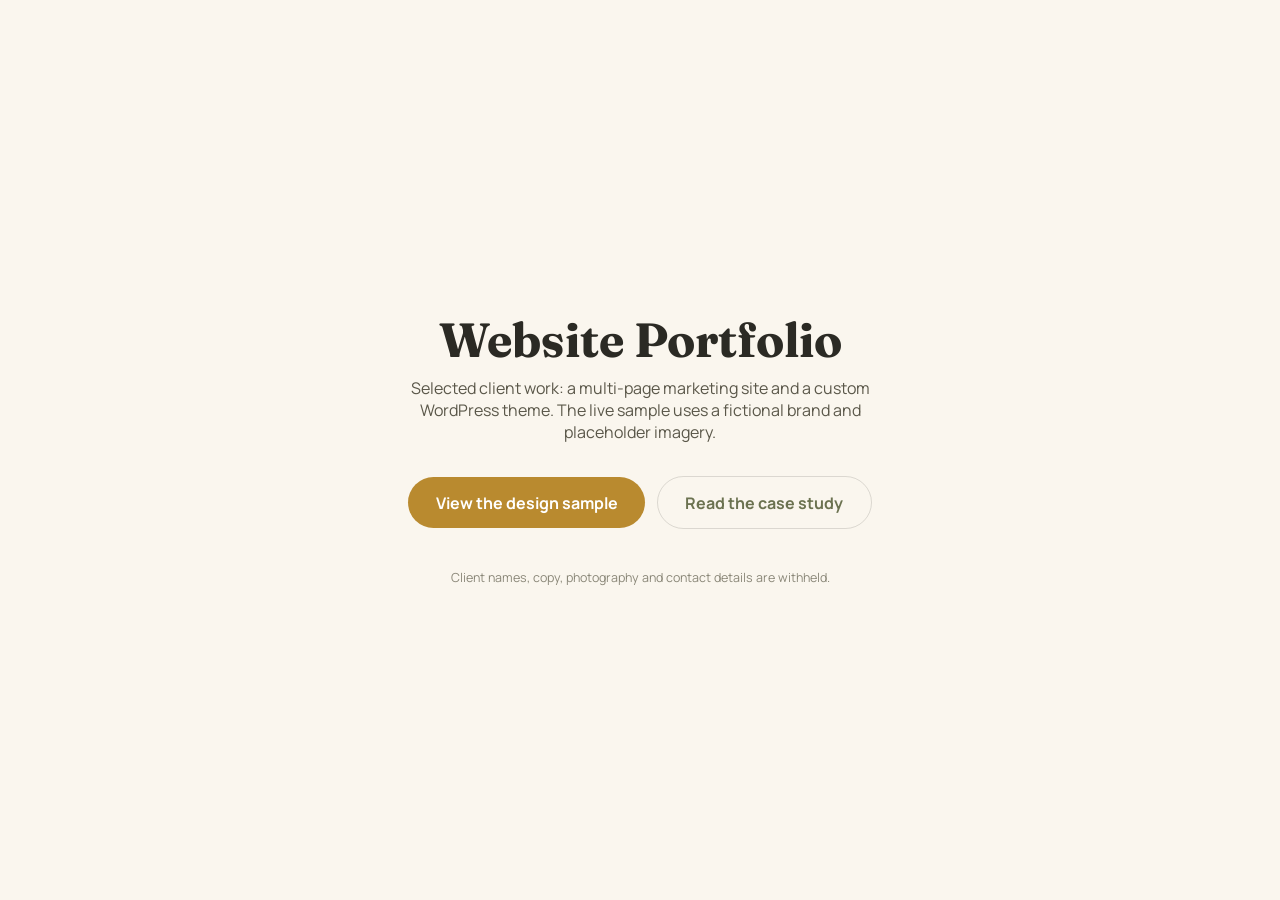
<file: index.html>
<!DOCTYPE html>
<html lang="en">
<head>
  <meta charset="UTF-8">
  <meta name="viewport" content="width=device-width, initial-scale=1.0">
  <title>Website Portfolio — Design Sample</title>
  <link rel="preconnect" href="https://fonts.googleapis.com">
  <link rel="preconnect" href="https://fonts.gstatic.com" crossorigin>
  <link href="https://fonts.googleapis.com/css2?family=Fraunces:opsz,wght@9..144,600&family=Manrope:wght@400;700&display=swap" rel="stylesheet">
  <style>
    :root{--cream:#faf6ee;--ink:#2b2a24;--gold:#b98a2f;--olive:#6b7250}
    *{box-sizing:border-box}
    body{margin:0;min-height:100vh;display:grid;place-items:center;background:var(--cream);color:var(--ink);
      font-family:"Manrope",system-ui,sans-serif;padding:2rem;text-align:center}
    h1{font-family:"Fraunces",Georgia,serif;font-size:clamp(1.9rem,4.5vw,3rem);margin:0 0 .6rem;line-height:1.1}
    p{color:#5a5749;max-width:46ch;margin:0 auto 1.8rem}
    .btn{display:inline-block;background:var(--gold);color:#fff;text-decoration:none;font-weight:700;
      padding:.9rem 1.7rem;border-radius:999px;margin:.3rem}
    .btn.ghost{background:none;color:var(--olive);border:1.5px solid rgba(43,42,36,.15)}
    small{display:block;margin-top:2.2rem;color:#8a8778;font-size:.78rem}
  </style>
</head>
<body>
  <main>
    <h1>Website Portfolio</h1>
    <p>Selected client work: a multi-page marketing site and a custom WordPress theme.
       The live sample uses a fictional brand and placeholder imagery.</p>
    <a class="btn" href="demo/">View the design sample</a>
    <a class="btn ghost" href="https://github.com/Ashlyntrion/website-portfolio/blob/main/README.md">Read the case study</a>
    <small>Client names, copy, photography and contact details are withheld.</small>
  </main>
</body>
</html>
</file>
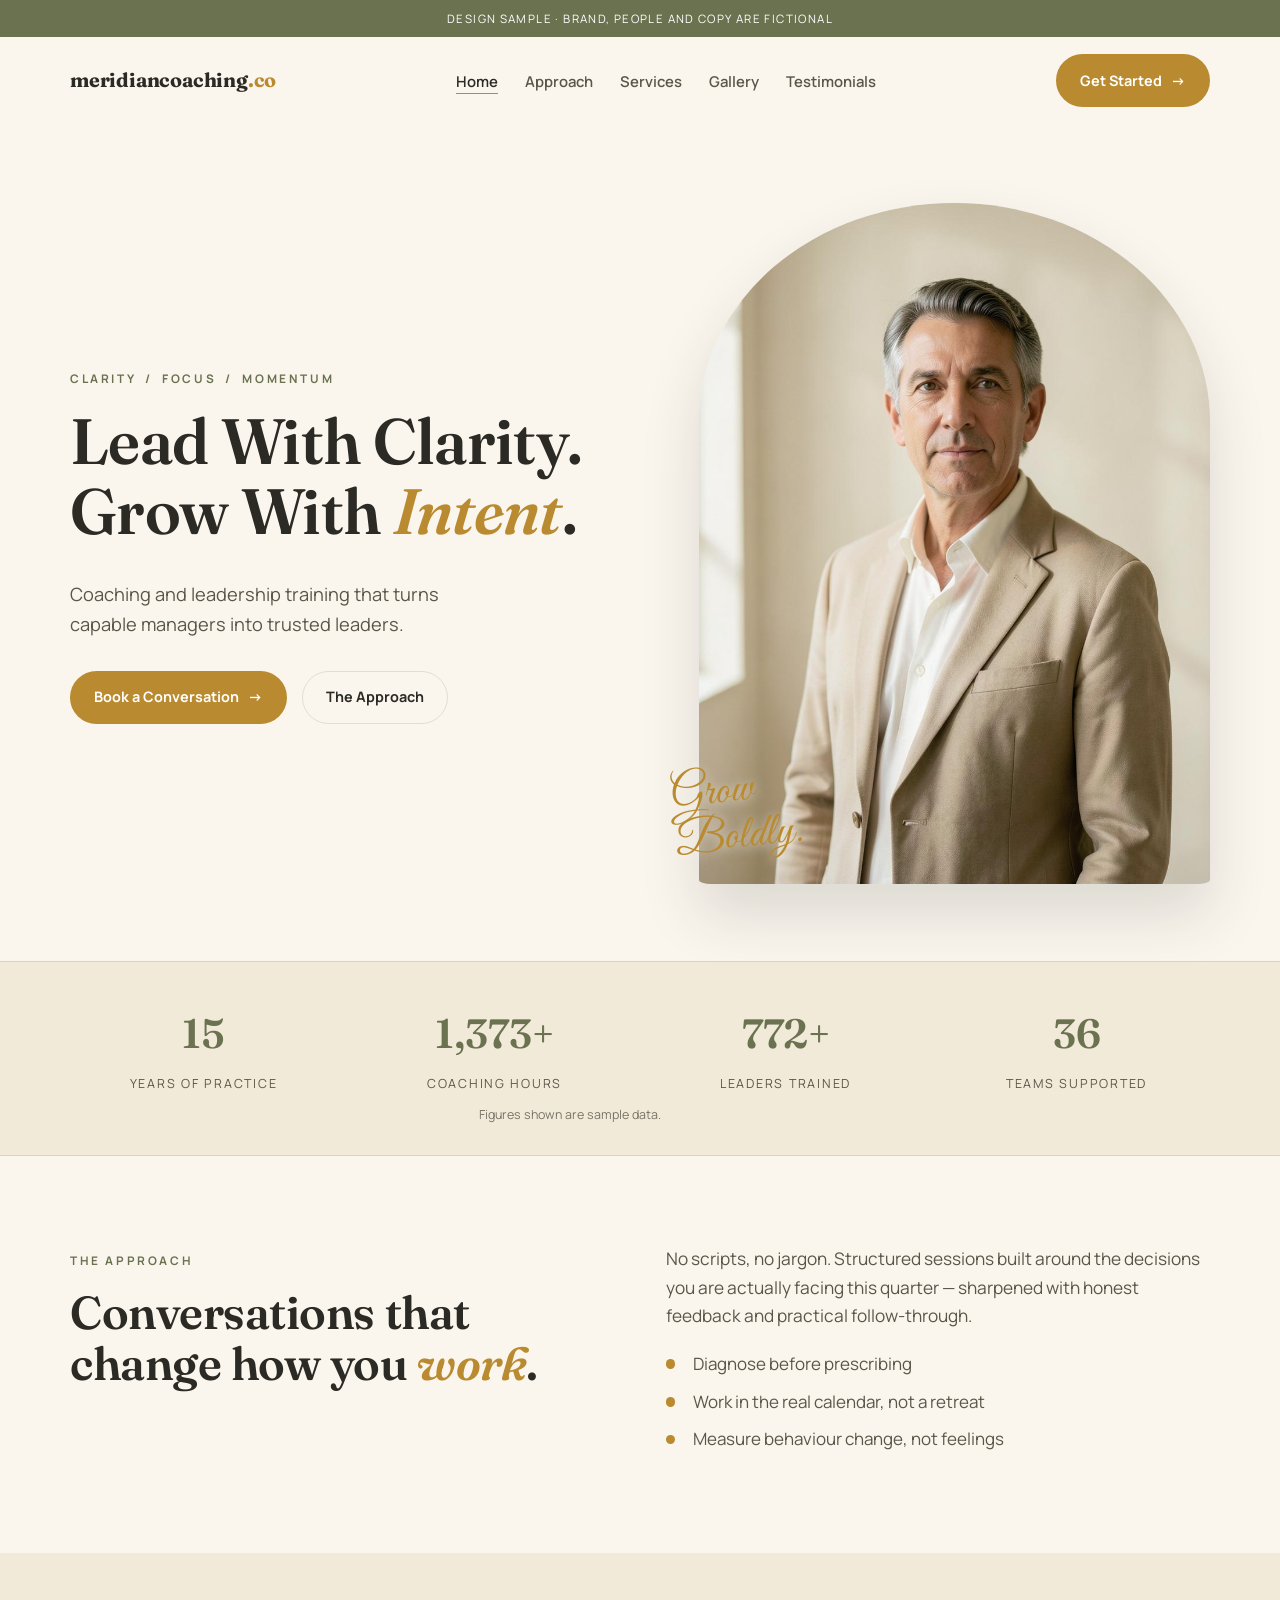
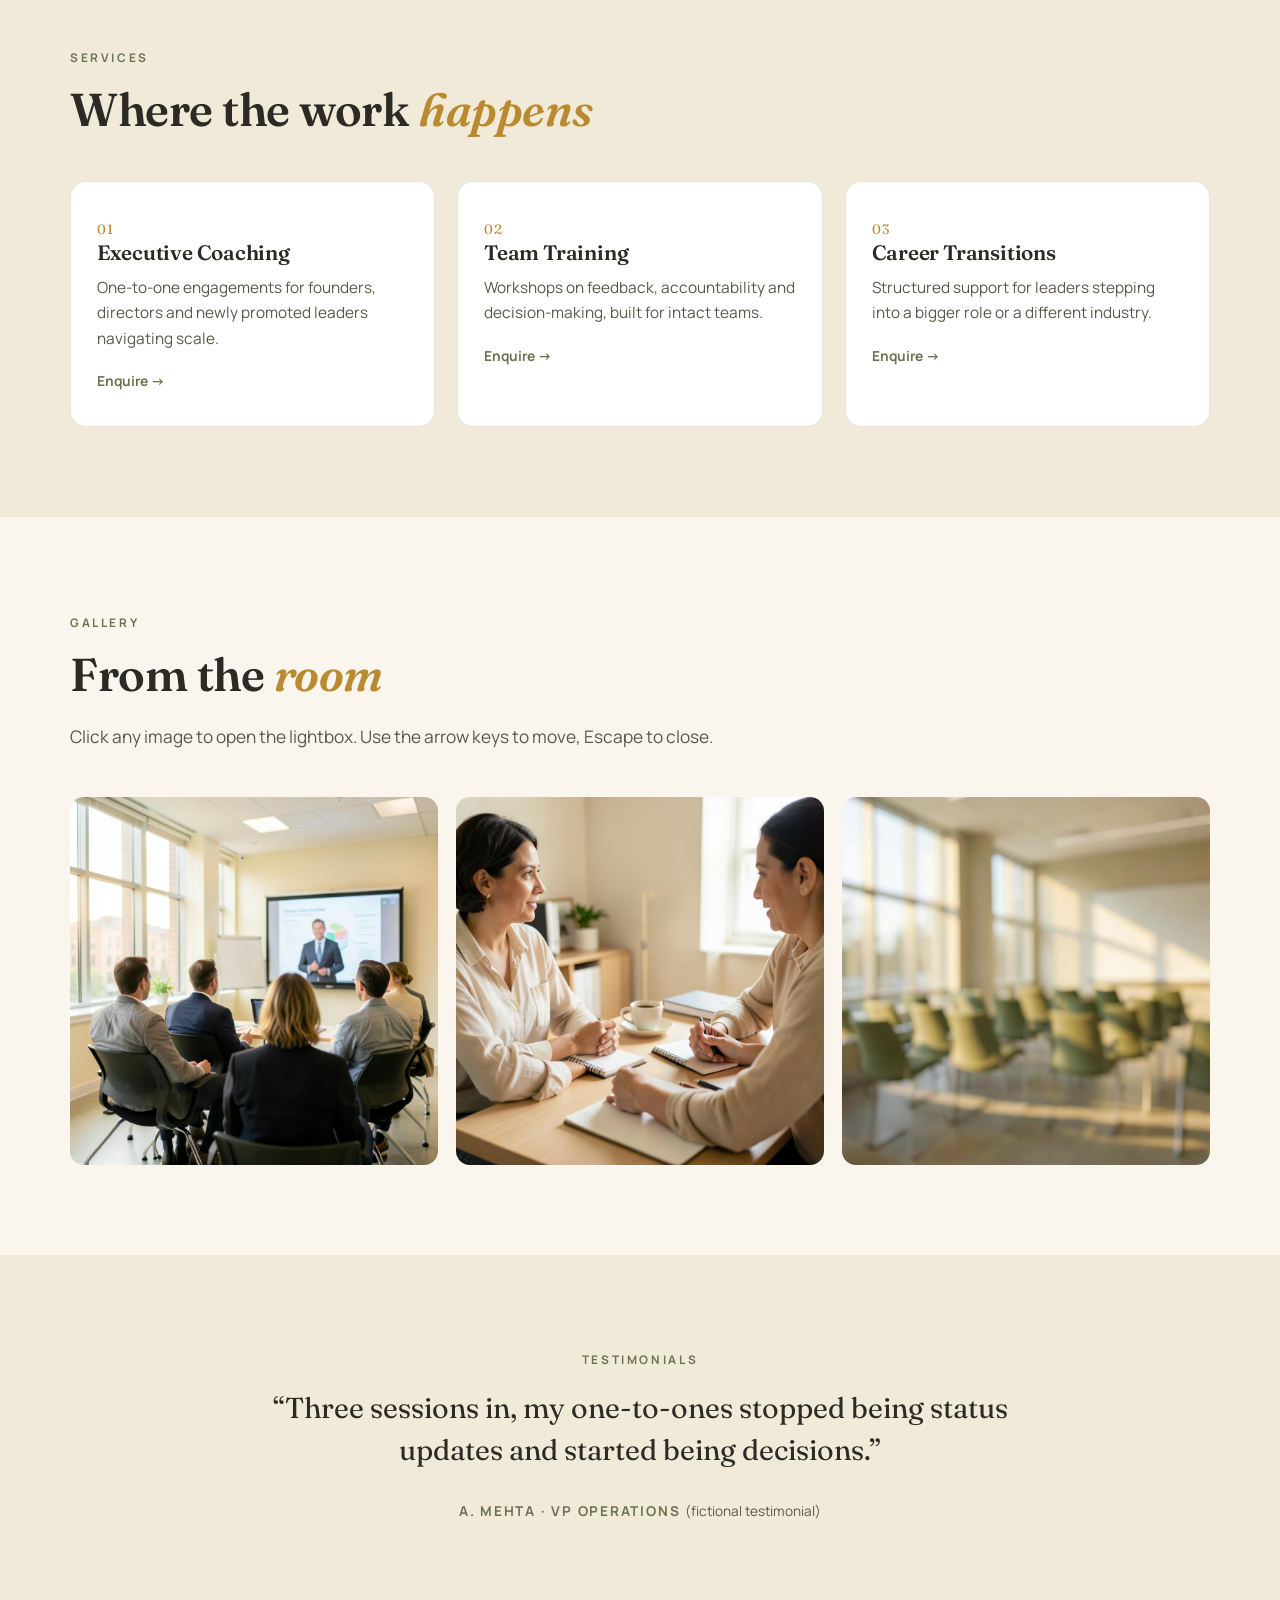
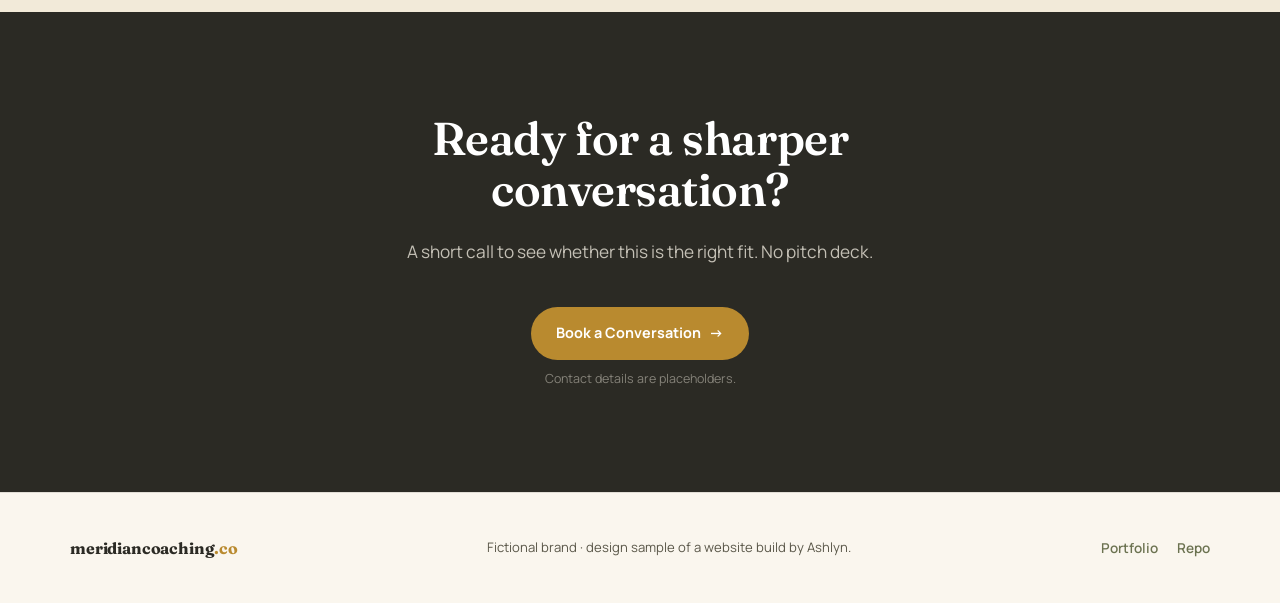
<file: demo/index.html>
<!DOCTYPE html>
<html lang="en">
<head>
  <meta charset="UTF-8">
  <meta name="viewport" content="width=device-width, initial-scale=1.0">
  <title>Meridian Coaching — Design Sample</title>
  <meta name="description" content="A fictional design sample of a coaching website build.">
  <link rel="preconnect" href="https://fonts.googleapis.com">
  <link rel="preconnect" href="https://fonts.gstatic.com" crossorigin>
  <link href="https://fonts.googleapis.com/css2?family=Fraunces:opsz,wght@9..144,400;9..144,600;9..144,700&family=Manrope:wght@400;600;700;800&family=Great+Vibes&display=swap" rel="stylesheet">
  <link rel="stylesheet" href="style.css">
</head>
<body>

  <div class="sample-flag">Design sample &middot; brand, people and copy are fictional</div>

  <header class="site-header">
    <div class="container header-inner">
      <a class="logo" href="#top">meridiancoaching<span class="dot">.co</span></a>
      <nav class="main-nav" aria-label="Main navigation">
        <ul>
          <li><a href="#top" class="active">Home</a></li>
          <li><a href="#approach">Approach</a></li>
          <li><a href="#services">Services</a></li>
          <li><a href="#gallery">Gallery</a></li>
          <li><a href="#proof">Testimonials</a></li>
        </ul>
      </nav>
      <div class="header-cta">
        <a class="btn btn-gold" href="#contact">Get Started <span class="arrow">&rarr;</span></a>
        <button class="nav-toggle" aria-label="Toggle menu" aria-expanded="false"><span></span><span></span><span></span></button>
      </div>
    </div>
  </header>

  <main id="top">

    <section class="hero">
      <div class="container hero-grid">
        <div class="hero-copy">
          <span class="kicker">Clarity &nbsp;/&nbsp; Focus &nbsp;/&nbsp; Momentum</span>
          <h1>Lead With Clarity.<br>Grow With <span class="accent">Intent</span>.</h1>
          <p class="sub">Coaching and leadership training that turns capable managers into trusted leaders.</p>
          <div class="hero-actions">
            <a class="btn btn-gold" href="#contact">Book a Conversation <span class="arrow">&rarr;</span></a>
            <a class="btn btn-outline" href="#approach">The Approach</a>
          </div>
        </div>
        <div class="hero-photo">
          <span class="hero-script">Grow<br>Boldly.</span>
          <img class="arch" src="img/hero.jpg" alt="Portrait of a fictional coach">
        </div>
      </div>
    </section>

    <section class="stats">
      <div class="container stats-grid">
        <div class="stat reveal"><strong data-count="18">0</strong><span>years of practice</span></div>
        <div class="stat reveal"><strong data-count="1600" data-suffix="+">0</strong><span>coaching hours</span></div>
        <div class="stat reveal"><strong data-count="900" data-suffix="+">0</strong><span>leaders trained</span></div>
        <div class="stat reveal"><strong data-count="42">0</strong><span>teams supported</span></div>
      </div>
      <p class="container sample-note">Figures shown are sample data.</p>
    </section>

    <section class="section" id="approach">
      <div class="container grid-2">
        <div class="reveal">
          <span class="kicker">The Approach</span>
          <h2>Conversations that<br>change how you <span class="accent">work</span>.</h2>
        </div>
        <div class="reveal">
          <p class="lead">No scripts, no jargon. Structured sessions built around the decisions you are actually facing this quarter &mdash; sharpened with honest feedback and practical follow-through.</p>
          <ul class="ticks">
            <li>Diagnose before prescribing</li>
            <li>Work in the real calendar, not a retreat</li>
            <li>Measure behaviour change, not feelings</li>
          </ul>
        </div>
      </div>
    </section>

    <section class="section section-tint" id="services">
      <div class="container">
        <div class="section-head reveal">
          <span class="kicker">Services</span>
          <h2>Where the work <span class="accent">happens</span></h2>
        </div>
        <div class="cards">
          <article class="card reveal">
            <span class="card-num">01</span>
            <h3>Executive Coaching</h3>
            <p>One-to-one engagements for founders, directors and newly promoted leaders navigating scale.</p>
            <a href="#contact" class="card-link">Enquire &rarr;</a>
          </article>
          <article class="card reveal">
            <span class="card-num">02</span>
            <h3>Team Training</h3>
            <p>Workshops on feedback, accountability and decision-making, built for intact teams.</p>
            <a href="#contact" class="card-link">Enquire &rarr;</a>
          </article>
          <article class="card reveal">
            <span class="card-num">03</span>
            <h3>Career Transitions</h3>
            <p>Structured support for leaders stepping into a bigger role or a different industry.</p>
            <a href="#contact" class="card-link">Enquire &rarr;</a>
          </article>
        </div>
      </div>
    </section>

    <section class="section" id="gallery">
      <div class="container">
        <div class="section-head reveal">
          <span class="kicker">Gallery</span>
          <h2>From the <span class="accent">room</span></h2>
          <p class="lead">Click any image to open the lightbox. Use the arrow keys to move, Escape to close.</p>
        </div>
        <div class="gallery-grid">
          <button class="gallery-item reveal" type="button"><img src="img/workshop.jpg" alt="Fictional workshop scene"></button>
          <button class="gallery-item reveal" type="button"><img src="img/session.jpg" alt="Fictional coaching session"></button>
          <button class="gallery-item reveal" type="button"><img src="img/room.jpg" alt="Fictional seminar room"></button>
        </div>
      </div>
    </section>

    <section class="section section-tint" id="proof">
      <div class="container narrow reveal">
        <span class="kicker">Testimonials</span>
        <blockquote>
          <p>&ldquo;Three sessions in, my one-to-ones stopped being status updates and started being decisions.&rdquo;</p>
          <footer>A. Mehta &middot; VP Operations <em>(fictional testimonial)</em></footer>
        </blockquote>
      </div>
    </section>

    <section class="cta-band" id="contact">
      <div class="container narrow reveal">
        <h2>Ready for a sharper<br>conversation?</h2>
        <p class="lead">A short call to see whether this is the right fit. No pitch deck.</p>
        <a class="btn btn-gold" href="mailto:hello@example.com">Book a Conversation <span class="arrow">&rarr;</span></a>
        <p class="sample-note">Contact details are placeholders.</p>
      </div>
    </section>

  </main>

  <footer class="site-footer">
    <div class="container footer-inner">
      <p class="logo small">meridiancoaching<span class="dot">.co</span></p>
      <p class="foot-note">Fictional brand &middot; design sample of a website build by Ashlyn.</p>
      <nav class="foot-nav"><a href="../">Portfolio</a><a href="https://github.com/Ashlyntrion/website-portfolio">Repo</a></nav>
    </div>
  </footer>

  <div class="lightbox" role="dialog" aria-label="Image viewer">
    <button class="close" aria-label="Close">&times;</button>
    <button class="prev" aria-label="Previous">&#8249;</button>
    <img src="img/workshop.jpg" alt="">
    <button class="next" aria-label="Next">&#8250;</button>
  </div>

  <script src="script.js"></script>
</body>
</html>
</file>
<file: demo/style.css>
:root{
  --cream:#faf6ee; --cream-2:#f2ead9; --ink:#2b2a24; --ink-soft:#5a5749;
  --olive:#6b7250; --gold:#b98a2f; --line:rgba(43,42,36,.12);
  --serif:"Fraunces",Georgia,serif; --sans:"Manrope",system-ui,sans-serif; --script:"Great Vibes",cursive;
}
*{box-sizing:border-box}
html{scroll-behavior:smooth}
body{margin:0;background:var(--cream);color:var(--ink);font-family:var(--sans);font-size:17px;line-height:1.65}
img{max-width:100%;display:block}
a{color:inherit;text-decoration:none}
h1,h2,h3{font-family:var(--serif);font-weight:600;line-height:1.1;letter-spacing:-.01em;margin:0 0 .5em}
h1{font-size:clamp(2.4rem,5.2vw,4rem)}
h2{font-size:clamp(1.9rem,3.6vw,2.9rem)}
h3{font-size:1.3rem}
p{margin:0 0 1em}
.container{width:min(1140px,92vw);margin-inline:auto}
.narrow{width:min(760px,92vw);margin-inline:auto;text-align:center}
.accent{color:var(--gold);font-style:italic}
.kicker{display:inline-block;font-size:.74rem;letter-spacing:.22em;text-transform:uppercase;color:var(--olive);font-weight:700;margin-bottom:1.1rem}
.lead{font-size:1.08rem;color:var(--ink-soft)}
.sample-note{font-size:.78rem;color:var(--ink-soft);text-align:center;margin:.6rem 0 0;opacity:.8}
.sample-flag{background:var(--olive);color:#fff;text-align:center;font-size:.72rem;letter-spacing:.12em;text-transform:uppercase;padding:.55rem 1rem}

/* header */
.site-header{position:sticky;top:0;z-index:50;background:rgba(250,246,238,.92);backdrop-filter:blur(10px);border-bottom:1px solid transparent;transition:.3s}
.site-header.scrolled{border-bottom-color:var(--line);box-shadow:0 8px 30px rgba(43,42,36,.06)}
.header-inner{display:flex;align-items:center;justify-content:space-between;gap:2rem;padding:1.1rem 0;position:relative}
.logo{font-family:var(--serif);font-weight:700;font-size:1.24rem;letter-spacing:-.01em}
.logo .dot{color:var(--gold)}
.main-nav ul{display:flex;gap:1.7rem;list-style:none;margin:0;padding:0}
.main-nav a{font-size:.93rem;font-weight:600;color:var(--ink-soft);transition:color .2s;padding-bottom:2px;border-bottom:1.5px solid transparent}
.main-nav a:hover,.main-nav a.active{color:var(--ink);border-bottom-color:var(--gold)}
.header-cta{display:flex;align-items:center;gap:1rem}
.btn{display:inline-flex;align-items:center;gap:.55rem;font-weight:700;font-size:.9rem;padding:.85rem 1.45rem;border-radius:999px;transition:.25s;border:1.5px solid transparent;cursor:pointer}
.btn-gold{background:var(--gold);color:#fff}
.btn-gold:hover{background:#a2761f;transform:translateY(-1px)}
.btn-outline{border-color:var(--line);color:var(--ink)}
.btn-outline:hover{border-color:var(--gold);color:var(--gold)}
.arrow{transition:transform .25s}
.btn:hover .arrow{transform:translateX(3px)}
.nav-toggle{display:none;flex-direction:column;gap:5px;background:none;border:0;padding:.5rem;cursor:pointer}
.nav-toggle span{width:22px;height:2px;background:var(--ink);display:block}

/* hero */
.hero{padding:clamp(2.5rem,6vw,5rem) 0 clamp(3rem,6vw,5rem)}
.hero-grid{display:grid;grid-template-columns:1.05fr .95fr;gap:clamp(2rem,5vw,4rem);align-items:center}
.hero .sub{font-size:1.14rem;color:var(--ink-soft);max-width:34ch}
.hero-actions{display:flex;gap:.9rem;flex-wrap:wrap;margin-top:2rem}
.hero-photo{position:relative}
.hero-photo .arch{width:100%;aspect-ratio:3/4;object-fit:cover;border-radius:50% 50% 12px 12px/32% 32% 4px 4px;box-shadow:0 30px 60px rgba(43,42,36,.14)}
.hero-script{position:absolute;left:-1.6rem;bottom:1.5rem;font-family:var(--script);font-size:clamp(1.9rem,3.6vw,2.9rem);color:var(--gold);line-height:1;transform:rotate(-6deg);text-shadow:0 2px 12px rgba(250,246,238,.85)}

/* stats */
.stats{background:var(--cream-2);padding:2.4rem 0 1.8rem;border-block:1px solid var(--line)}
.stats-grid{display:grid;grid-template-columns:repeat(4,1fr);gap:1.5rem;text-align:center}
.stat strong{display:block;font-family:var(--serif);font-size:clamp(1.9rem,3.2vw,2.6rem);font-weight:600;color:var(--olive)}
.stat span{font-size:.78rem;text-transform:uppercase;letter-spacing:.14em;color:var(--ink-soft)}

/* sections */
.section{padding:clamp(3.5rem,7vw,6rem) 0}
.section-tint{background:var(--cream-2)}
.section-head{margin-bottom:2.8rem;max-width:46rem}
.grid-2{display:grid;grid-template-columns:1fr 1fr;gap:clamp(1.5rem,4vw,4rem);align-items:start}
.ticks{list-style:none;padding:0;margin:1.2rem 0 0}
.ticks li{position:relative;padding-left:1.7rem;margin-bottom:.6rem;color:var(--ink-soft)}
.ticks li::before{content:"";position:absolute;left:0;top:.55em;width:.6rem;height:.6rem;border-radius:50%;background:var(--gold)}

/* cards */
.cards{display:grid;grid-template-columns:repeat(3,1fr);gap:1.4rem}
.card{background:#fff;border:1px solid var(--line);border-radius:16px;padding:2rem 1.6rem;transition:.3s}
.card:hover{transform:translateY(-4px);box-shadow:0 20px 40px rgba(43,42,36,.09);border-color:rgba(185,138,47,.4)}
.card-num{font-family:var(--serif);font-size:.85rem;color:var(--gold);letter-spacing:.1em}
.card p{color:var(--ink-soft);font-size:.96rem}
.card-link{font-size:.86rem;font-weight:700;color:var(--olive)}

/* gallery */
.gallery-grid{display:grid;grid-template-columns:repeat(3,1fr);gap:1.1rem}
.gallery-item{padding:0;border:0;background:none;cursor:zoom-in;border-radius:14px;overflow:hidden;aspect-ratio:1}
.gallery-item img{width:100%;height:100%;object-fit:cover;transition:transform .5s}
.gallery-item:hover img{transform:scale(1.05)}

/* quote */
blockquote{margin:0}
blockquote p{font-family:var(--serif);font-size:clamp(1.3rem,2.6vw,1.8rem);line-height:1.45}
blockquote footer{font-size:.85rem;text-transform:uppercase;letter-spacing:.13em;color:var(--olive);font-weight:700}
blockquote em{font-style:normal;text-transform:none;letter-spacing:0;color:var(--ink-soft);font-weight:400}

/* cta */
.cta-band{background:var(--ink);color:#f7f2e6;padding:clamp(4rem,8vw,6.5rem) 0}
.cta-band h2{color:#fff}
.cta-band .lead{color:rgba(247,242,230,.75)}
.cta-band .btn{margin-top:1.4rem}
.cta-band .sample-note{color:rgba(247,242,230,.55)}

/* footer */
.site-footer{padding:2.6rem 0;border-top:1px solid var(--line)}
.footer-inner{display:flex;align-items:center;justify-content:space-between;gap:1.5rem;flex-wrap:wrap}
.logo.small{font-size:1rem;margin:0}
.foot-note{font-size:.82rem;color:var(--ink-soft);margin:0}
.foot-nav{display:flex;gap:1.2rem;font-size:.85rem;font-weight:600;color:var(--olive)}

/* lightbox */
.lightbox{position:fixed;inset:0;background:rgba(24,23,19,.94);display:none;align-items:center;justify-content:center;z-index:100}
.lightbox.open{display:flex}
.lightbox img{max-width:86vw;max-height:84vh;object-fit:contain;border-radius:8px}
.lightbox button{position:absolute;background:rgba(255,255,255,.1);color:#fff;border:0;font-size:2rem;width:48px;height:48px;border-radius:50%;cursor:pointer;line-height:1}
.lightbox .close{top:1.6rem;right:1.6rem}
.lightbox .prev{left:1.6rem}
.lightbox .next{right:1.6rem}
.lightbox button:hover{background:rgba(255,255,255,.22)}

/* reveal */
.reveal{opacity:0;transform:translateY(22px);transition:opacity .7s ease,transform .7s ease}
.reveal.in{opacity:1;transform:none}

/* responsive */
@media(max-width:900px){
  .hero-grid,.grid-2{grid-template-columns:1fr}
  .cards,.gallery-grid,.stats-grid{grid-template-columns:1fr 1fr}
  .hero-script{left:.5rem}
}
@media(max-width:680px){
  .nav-toggle{display:flex}
  .main-nav{position:absolute;top:100%;left:0;right:0;background:var(--cream);border-bottom:1px solid var(--line);display:none}
  .main-nav.open{display:block}
  .main-nav ul{flex-direction:column;gap:0;padding:1rem 4vw}
  .main-nav li{padding:.7rem 0;border-bottom:1px solid var(--line)}
  .cards,.gallery-grid{grid-template-columns:1fr}
  .stats-grid{grid-template-columns:1fr 1fr;gap:1.8rem}
  .header-cta .btn{display:none}
}
</file>
